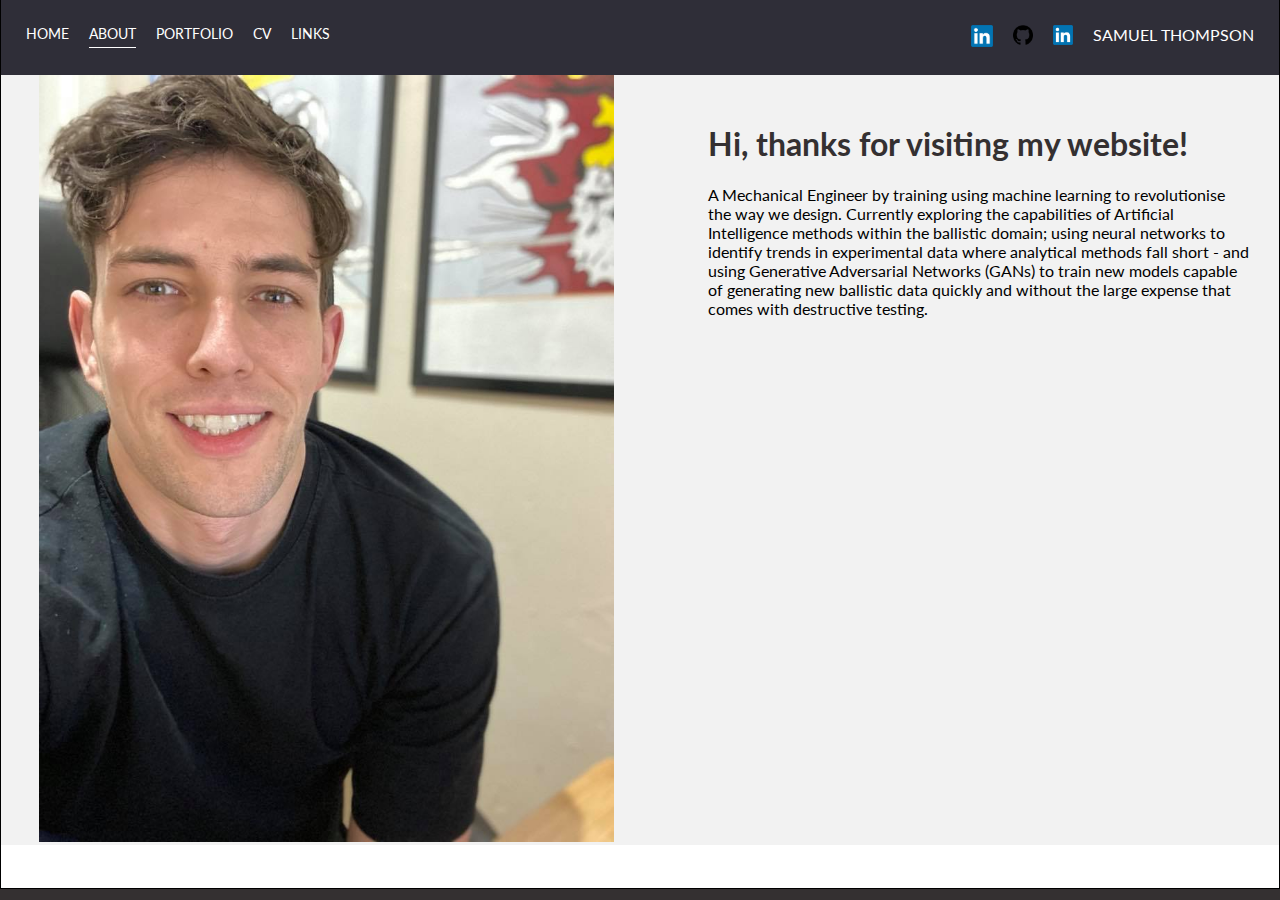
<file: about.html>
<!DOCTYPE html>
<html>

<head>
    <meta charset="utf-8" />
    <title>About</title>
    <link href="https://fonts.googleapis.com/css2?family=Lato:ital,wght@0,100;0,300;0,400;0,700;0,900;1,100;1,300;1,400;1,700;1,900&display=swap" rel="stylesheet"> 
    <link rel="stylesheet" href="styles.css">
</head>

<body>
    <div class="container">
        <div class="nav_wrapper">

            <div class="left-side">
                <div class="nav_link_wrapper">
                    <a href="index.html">Home </a>
                </div>

                <div class="nav_link_wrapper active-nav-link">
                    <a href="about.html">About</a>
                </div>

                <div class="nav_link_wrapper">
                    <a href="portfolio.html">Portfolio</a>
                </div>

                <div class="nav_link_wrapper">
                    <a href="cv.html">CV</a>
                </div>

                <div class="nav_link_wrapper">
                    <a href="https://www.unsplash.com">Links</a>
                </div>
                
            </div>    
            
            <div class="right-side">

                <div class="logos">

                    <div>
                        <a href="https://www.twitch.tv/samph4">
                            <img src="Logos/linkedin.png" width="22px">
                        </a>
                    </div>
                    <div>
                        <a href="https://www.github.com/samph4/">
                            <img src="Logos/github.png" width="20px">
                        </a>
                    </div>
                    <div>
                        <a href="https://www.linkedin.com/in/samueltmarkthompson/">
                            <img src="Logos/linkedin.png" width="20px">
                        </a>
                    </div>

                </div>

                <div class="samuel-thompson">
                    <div>SAMUEL THOMPSON</div>
                </div>


            </div>

        </div>
    

        <div class="content-wrapper">
            <div class="two-column-wrapper">
                <div class="profile-image-wrapper">
                    <img src="Images/sam2.jpg">
                </div>

                <div class="profile-content-wrapper">
                    <h1>Hi, thanks for visiting my website!</h1>
                    <p>A Mechanical Engineer by training using machine learning to revolutionise the way we design. Currently exploring the capabilities of Artificial Intelligence methods within the ballistic domain; using neural networks to identify trends in experimental data where analytical methods fall short - and using Generative Adversarial Networks (GANs) to train new models capable of generating new ballistic data quickly and without the large expense that comes with destructive testing.</p> 
                </div>
            </div>
        </div>

        <div class="bottom-nav">
            <h1></h1>
        </div>

    </div>
</body>

</html>
</file>
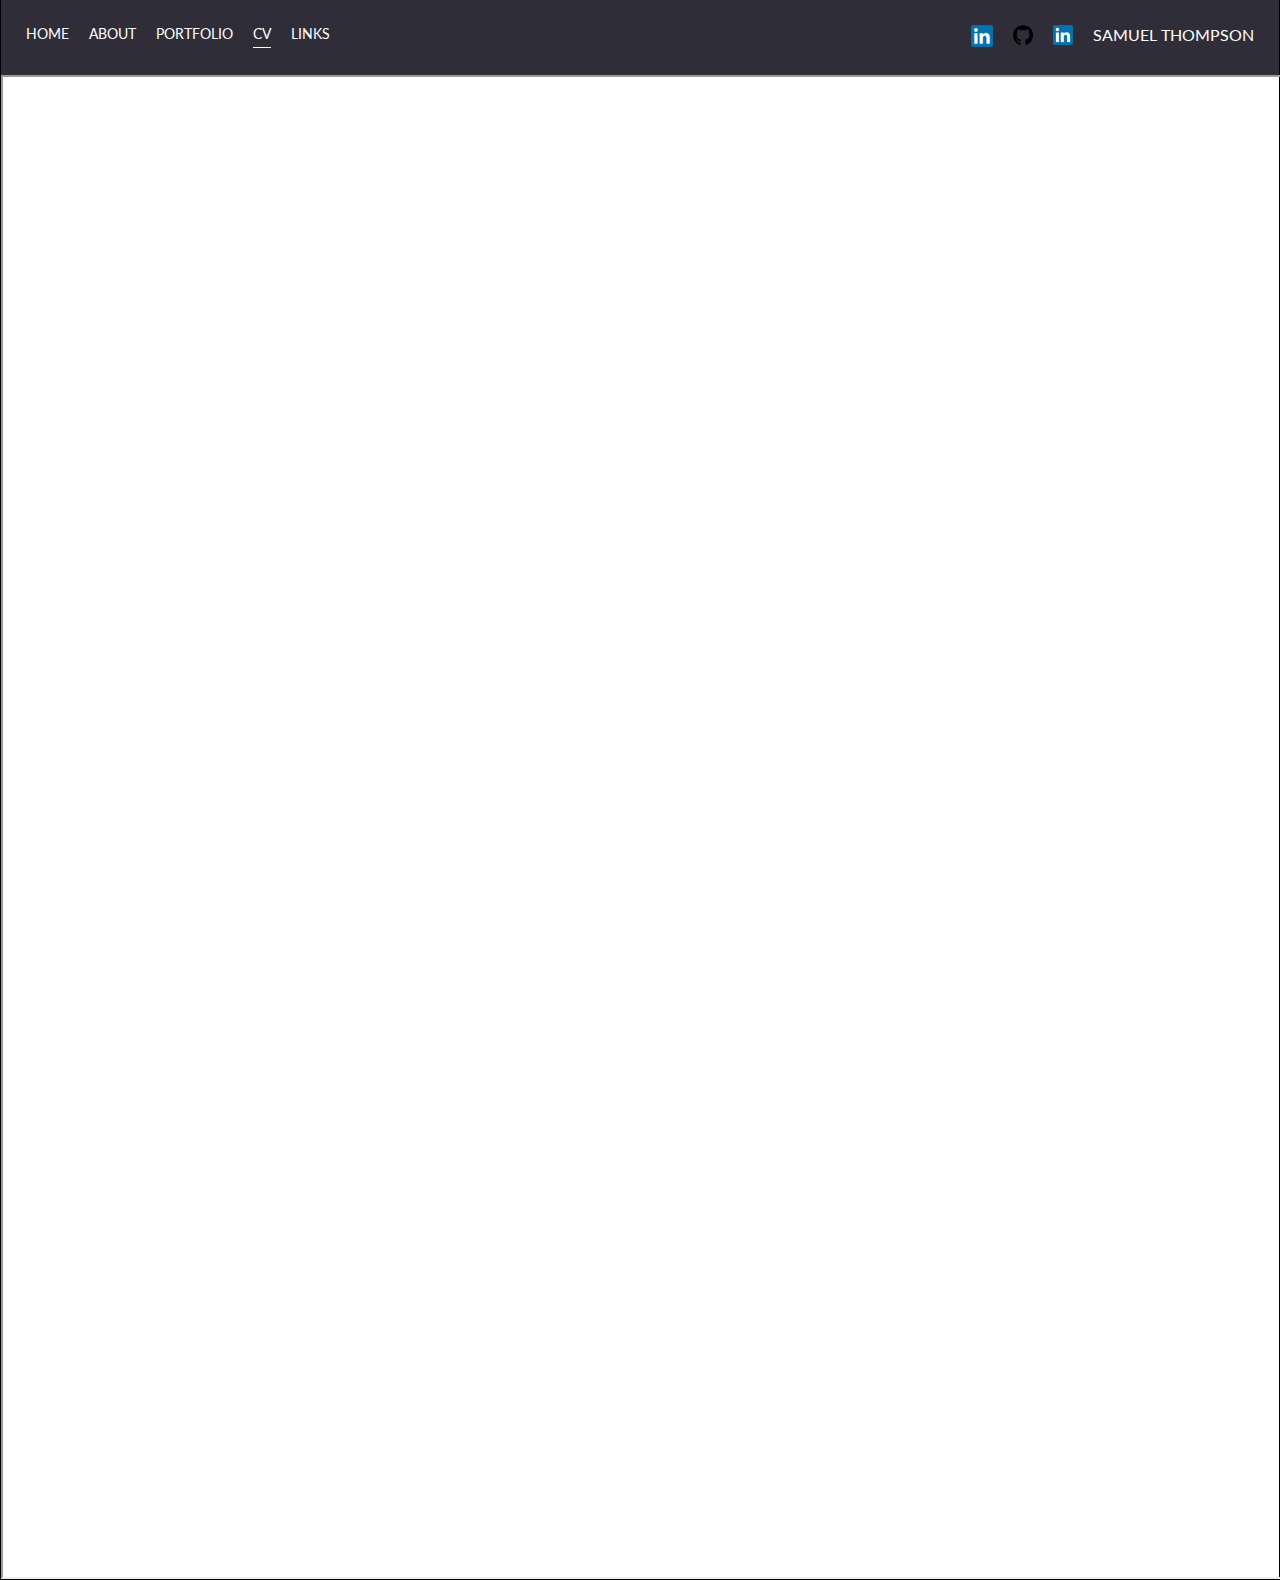
<file: cv.html>
<!DOCTYPE html>
<html>

<head>
    <meta charset="utf-8" />
    <title>About</title>
    <link href="https://fonts.googleapis.com/css2?family=Lato:ital,wght@0,100;0,300;0,400;0,700;0,900;1,100;1,300;1,400;1,700;1,900&display=swap" rel="stylesheet"> 
    <link rel="stylesheet" href="styles.css">
</head>

<body>
    <div class="container">
        <div class="nav_wrapper">

            <div class="left-side">
                <div class="nav_link_wrapper">
                    <a href="index.html">Home </a>
                </div>

                <div class="nav_link_wrapper">
                    <a href="about.html">About</a>
                </div>

                <div class="nav_link_wrapper">
                    <a href="portfolio.html">Portfolio</a>
                </div>

                <div class="nav_link_wrapper active-nav-link">
                    <a href="cv.html">CV</a>
                </div>

                <div class="nav_link_wrapper">
                    <a href="https://www.unsplash.com">Links</a>
                </div>
                
            </div>    
            
            <div class="right-side">

                <div class="logos">

                    <div>
                        <a href="https://www.twitch.tv/samph4">
                            <img src="Logos/linkedin.png" width="22px">
                        </a>
                    </div>
                    <div>
                        <a href="https://www.github.com/samph4/">
                            <img src="Logos/github.png" width="20px">
                        </a>
                    </div>
                    <div>
                        <a href="https://www.linkedin.com/in/samueltmarkthompson/">
                            <img src="Logos/linkedin.png" width="20px">
                        </a>
                    </div>

                </div>

                <div class="samuel-thompson">
                    <div>SAMUEL THOMPSON</div>
                </div>


            </div>

        </div>
    
        <iframe src="Files/Samuel Thompson CV.pdf" width="100%" height="1500px">
        </iframe>


    </div>
</body>

</html>
</file>
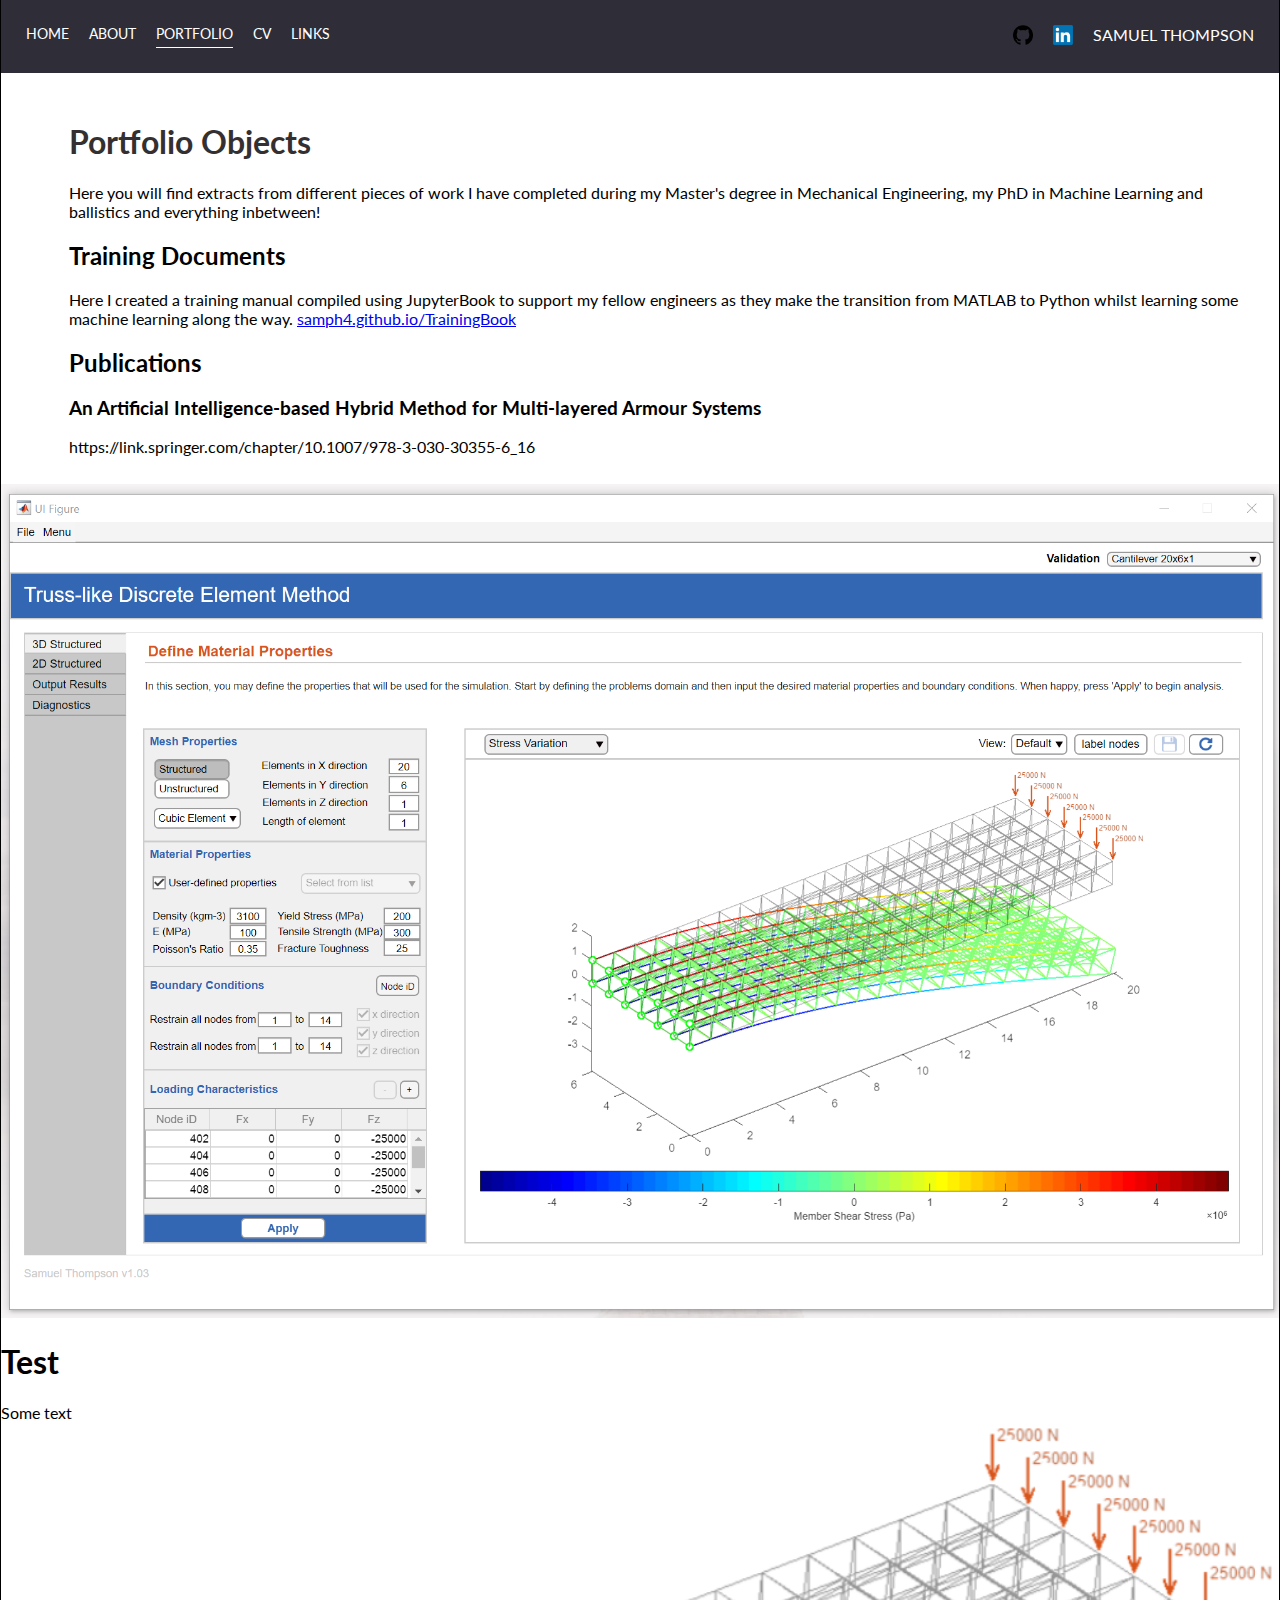
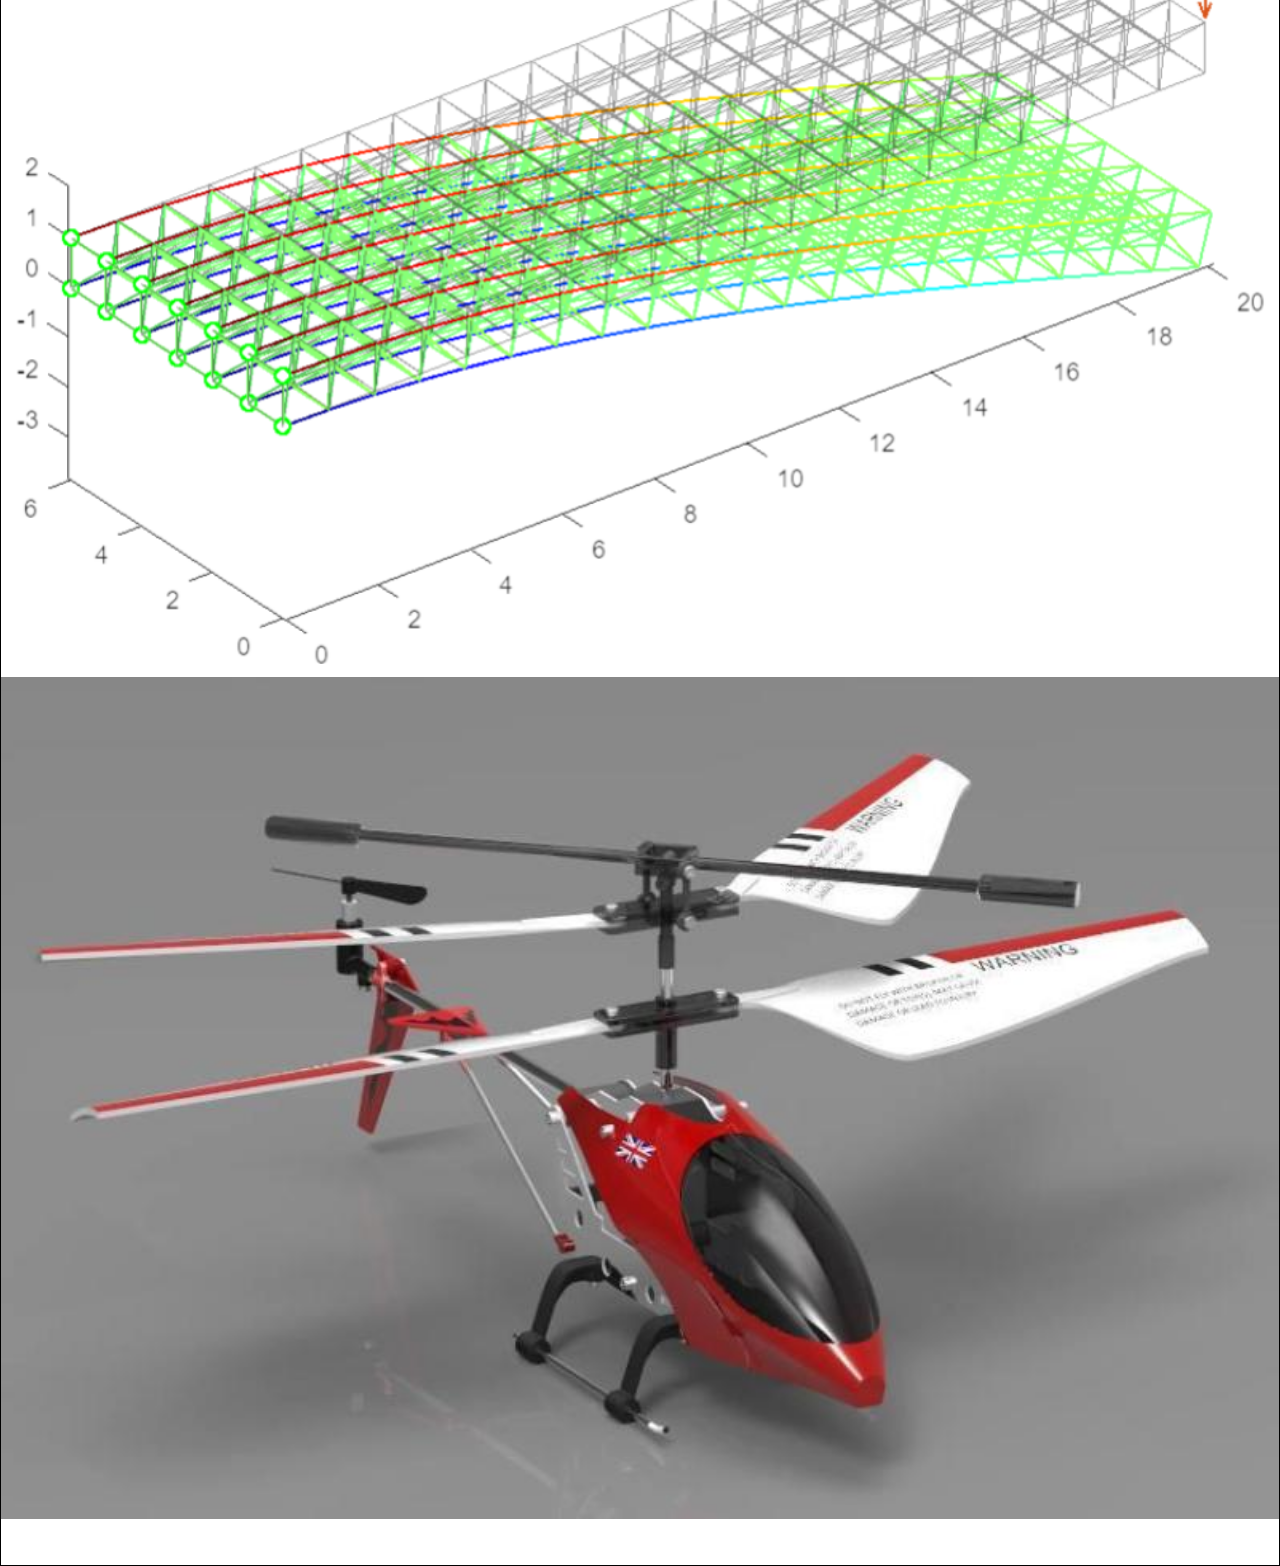
<file: portfolio.html>
<!DOCTYPE html>
<html>

<head>
    <meta charset="utf-8" />
    <title>Portfolio Homepage</title>
    <link href="https://fonts.googleapis.com/css2?family=Lato:ital,wght@0,100;0,300;0,400;0,700;0,900;1,100;1,300;1,400;1,700;1,900&display=swap" rel="stylesheet"> 
    <link rel="stylesheet" href="styles.css">
</head>

<body>
    <div class="container">
        <div class="nav_wrapper">

            <div class="left-side">

                <div class="nav_link_wrapper">
                    <a href="index.html">Home </a>
                </div>

                <div class="nav_link_wrapper">
                    <a href="about.html">About</a>
                </div>
                
                <div class="nav_link_wrapper  active-nav-link">
                    <a href="portfolio.html">Portfolio</a>
                </div>

                <div class="nav_link_wrapper">
                    <a href="cv.html">CV</a>
                </div>

                <div class="nav_link_wrapper">
                    <a href="https://www.unsplash.com">Links</a>
                </div>

                
            </div>    
            
            <div class="right-side">

                <div class="logos">


                    <div>
                        <a href="https://www.github.com/samph4/">
                            <img src="Logos/github.png" width="20px">
                        </a>
                    </div>
                    <div>
                        <a href="https://www.linkedin.com/in/samueltmarkthompson/">
                            <img src="Logos/linkedin.png" width="20px">
                        </a>
                    </div>

                </div>

                <div class="samuel-thompson">
                    <div>SAMUEL THOMPSON</div>
                </div>


            </div>

        </div>
    
        <div class="content-wrapper">

            <div class="profile-content-wrapper">
                <h1>Portfolio Objects</h1>
                <p>Here you will find extracts from different pieces of work I have completed during my Master's degree in Mechanical Engineering, my PhD in Machine Learning and ballistics and everything inbetween!</p> 
                
                <h2>Training Documents</h2>
                Here I created a training manual compiled using JupyterBook to support my fellow engineers as they make the transition from MATLAB to Python whilst learning some machine learning along the way.
                <a href="https://samph4.github.io/TrainingBook/intro.html">samph4.github.io/TrainingBook</a>
                
                <h2>Publications</h2>

                <h3>An Artificial Intelligence-based Hybrid Method for Multi-layered Armour Systems</h3>
                
                https://link.springer.com/chapter/10.1007/978-3-030-30355-6_16


            </div>

            <div class="flex-container">
                <div>
                    <img src="Images/stress_gui.png" width="100%">
                    <h1>Test</h1>
                    Some text
                </div>
                <div>
                    <img src="Images/stress.png" width="100%">
                </div>
                <div>
                    <img src="Images/chopper.jpg" width="100%">
                </div>
            </div> 


        </div>

        <div class="bottom-nav">
            <h1></h1>
        </div>

    </div>
</body>

</html>
</file>
<file: styles.css>
/* Master Styles */
html {
    background-color: #343031;
}

body {
    margin:auto;
    margin-top: 0px;
    background-color: white;
    border-left: 1px solid black;
    border-right: 1px solid black;
    border-bottom: 1px solid black;
    font-family: 'Lato', sans-serif;
}

.container {
    display: grid;
    grid-template-columns: 1fr;
}

/* Navigation Styles */
.nav_wrapper {
    display: flex;
    justify-content: space-between;
    padding: 25px;
    background-color: #2F2E38;
}

.left-side {
    display: flex;
}

.right-side {
    display: flex;
    color: white;
}

.nav_wrapper > .left-side > div {
    margin-right: 20px;
    font-size: 0.9em;
    text-transform: uppercase;
}

.nav_wrapper > .right-side > div {
    display: flex
}

.nav_wrapper > .right-side > .logos img {
    transition: transform 0.2s;
    transform: scale(1);
    margin-right: 20px;
}

.nav_wrapper > .right-side > .logos img:hover {
    transition: transform 0.15s;
    transform: scale(1.4)
}

.nav_link_wrapper {
    height: 22px;
    border-bottom: 1px solid transparent;
    transition: border-bottom 0.3s;
}

.nav_link_wrapper a {
    color: white;
    text-decoration: none;
    transition: color 0.3s;
}

.nav_link_wrapper:hover {
    border-bottom: 1px solid white;
}

.nav_link_wrapper a:hover {
    color: white
}

/* centrepiece Styles */
.centerpiece {
    position: relative;
    margin-bottom: 15px;
}

.centerpiece > .playground-text {
    color: white;
    font-size: 20pt;
    position: absolute;
    top: 0;
    display: flex;
    flex-direction: column;
    justify-content: center;
    height: 100%;
    width: 100%;
    text-align: center;
    border-top: 0px solid black;
}

.centerpiece > .about-text {
    color: white;
    font-size: 10pt;
    position: absolute;
    top: 40%;
    display: flex;
    flex-direction: column;
    justify-content: center;
    height: 100%;
    width: 100%;
    text-align: center;
}

/* Portfolio Styles */

.portfolio-items-wrapper {
    display:grid;
    grid-template-columns: 1fr 1fr 1fr ;
}

.portfolio-item-wrapper {
    position: relative;
}

.portfolio-img-background {
    height: 300px;
    width: 100%;
    background-size: cover;
    background-position: center;
    background-repeat: no-repeat;
}

.img-text-wrapper {
    position: absolute;
    top: 0;
    display:flex;
    flex-direction: column;
    justify-content: center;
    align-items: center;
    height: 100%;
    text-align: center;
    padding-left: 100px;
    padding-right: 100px;
}

.logo-wrapper img{
    width: 40%;
    margin-bottom: 20px;

}

/* Needs more specific */
.img-text-wrapper .subtitle {
    transition:0.5s;
    color: transparent;
    font-weight: 200;
 
}

.img-text-wrapper:hover .subtitle {
    font-weight: 200;
    color: white;
}

.img-darken {
    transition: 0.5s;
    filter: brightness(10%);
}


/* Bottom Navigation Styles */
.bottom-nav {
    display: flex;
    justify-content: space-between;
    padding: 0px;
    background-color: white;
}

.active-nav-link {
    border-bottom: 1px solid white;
}

.active-nav-link a {
    color: white !important;
}

/* About Styles */

.two-column-wrapper {
    display:grid;
    grid-template-columns:  1fr 1fr;
    background-color: #F2F2F2;
}

.profile-image-wrapper img{
    width:90%;
    margin-left: 38px;
}

.profile-content-wrapper {
    padding:28px;
    text-align: left;
    margin-left: 40px;
}

.profile-content-wrapper h1{
    color: #343031;
}
</file>
